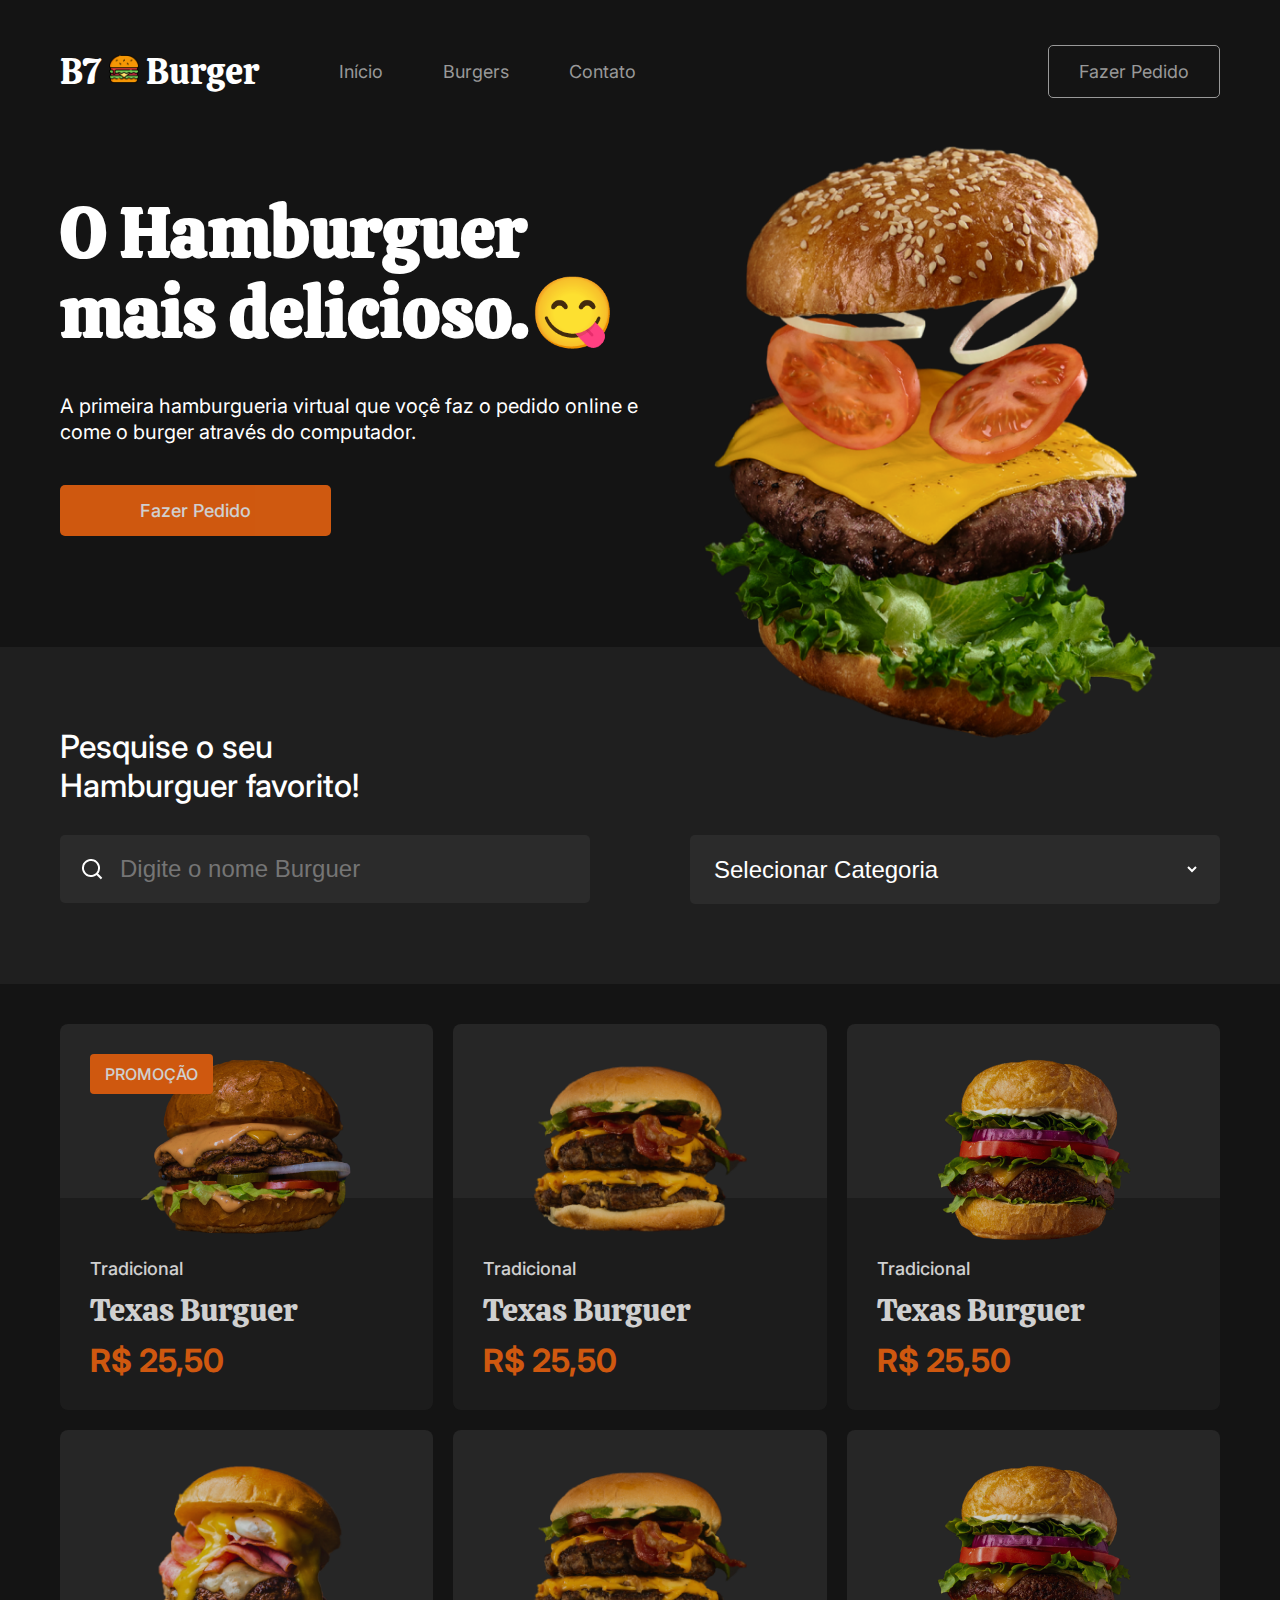
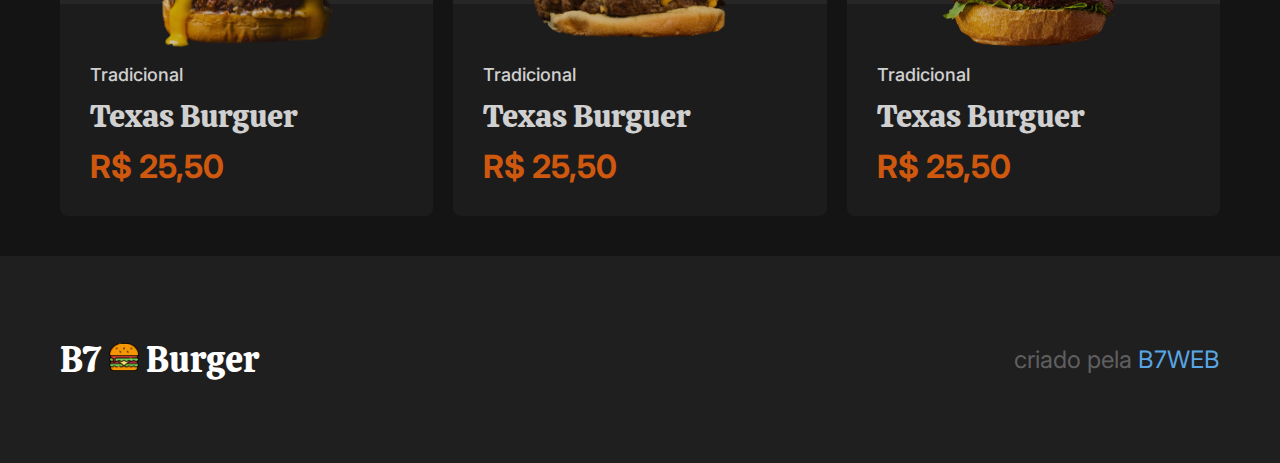
<file: index.html>
<!DOCTYPE html>
<html lang="pt-br">
<head>
    <meta charset="UTF-8">
    <meta name="viewport" content="width=device-width, initial-scale=1.0">   
    <link rel="icon" href="caminho/para/o/seu/favicon.ico" type="image/x-icon">
    <link href='https://unpkg.com/boxicons@2.1.4/css/boxicons.min.css' rel='stylesheet'>
    <link rel="stylesheet" href="assets/css/main.css">
    <title>3mcBurger</title>
</head>
<body>
    <header>
        <div class="container">
            <div class="logo">
                <a href="">
                    B7 <img src="assets/icon-hamburguer.png" alt="icon icon-hamburguer"> Burger 
                </a>
            </div>
            <nav>
                <ul class="leftside">
                    <li><a href="">início</a></li>
                    <li><a href="">burgers</a></li>
                    <li><a href="">contato</a></li>
                </ul>
                <div class="rightside">
                    <a href="" class="btn">fazer pedido</a>
                </div>               
            </nav>
            <div class="menu">
                <div class="menu-icon">
                    <div></div>
                    <div></div>
                    <div></div>
                </div>
            </div>
        </div>
    </header>
    <section class="hero">
        <div class="container">
            <div class="leftside">
                <h1>O Hamburguer mais delicioso.😋</h1>
                <p>A primeira hamburgueria virtual que voçê faz o 
                    pedido online e come o burger através do computador.
                </p>
                <a href="" class="btn">fazer pedido</a>
            </div>
            <div class="rightside">
                <img src="assets/heroBurger.png" alt="Burguer delicioso">
            </div>
        </div>

    </section>
    <section class="search">
        <div class="container">
            <div class="title">
                <h2>Pesquise o seu <br/>
                    Hamburguer favorito!
                </h2>
            </div>
            <div class="sides">
                <div class="leftside">
                    <input type="search" placeholder="Digite o nome Burguer" />
                </div>
                <div class="rightside">
                    <select>
                        <option value="">Selecionar Categoria</option>
                        <option value="burgers">Burgues</option>
                        <option value="pizza">Pizza</option>
                        <option value="vegetariano">Vegetariano</option>
                        <option value="kids">Kids</option>
                    </select>
                </div>
            </div>

        </div>
    </section>
    <main>
        <div class="container">
            <div class="products-grid">
                <a href="" class="product-item">
                    <div class="warning">promoção</div>
                    <div class="photo">
                        <img src="assets/burgers/burger1.png" alt="imagem burger">
                    </div>
                    <div class="info">
                        <div class="product-category">
                            <p>Tradicional</p>
                        </div>
                        <div class="product-name">
                            <h3>texas burguer</h3>
                        </div>
                        <div class="product-price">
                            <p>R$ 25,50</p>
                        </div>
                    </div>
                </a>
                <a href="" class="product-item">                    
                    <div class="photo">
                        <img src="assets/burgers/burger2.png" alt="imagem burger">
                    </div>
                    <div class="info">
                        <div class="product-category">
                            <p>Tradicional</p>
                        </div>
                        <div class="product-name">
                            <h3>texas burguer</h3>
                        </div>
                        <div class="product-price">
                            <p>R$ 25,50</p>
                        </div>
                    </div>
                </a>
                <a href="" class="product-item">
                    
                    <div class="photo">
                        <img src="assets/burgers/burger3.png" alt="imagem burger">
                    </div>
                    <div class="info">
                        <div class="product-category">
                            <p>Tradicional</p>
                        </div>
                        <div class="product-name">
                            <h3>texas burguer</h3>
                        </div>
                        <div class="product-price">
                            <p>R$ 25,50</p>
                        </div>
                    </div>
                </a>
                <a href="" class="product-item">
                    
                    <div class="photo">
                        <img src="assets/burgers/burger4.png" alt="imagem burger">
                    </div>
                    <div class="info">
                        <div class="product-category">
                            <p>Tradicional</p>
                        </div>
                        <div class="product-name">
                            <h3>texas burguer</h3>
                        </div>
                        <div class="product-price">
                            <p>R$ 25,50</p>
                        </div>
                    </div>
                </a>
                <a href="" class="product-item">
                    
                    <div class="photo">
                        <img src="assets/burgers/burger2.png" alt="imagem burger">
                    </div>
                    <div class="info">
                        <div class="product-category">
                            <p>Tradicional</p>
                        </div>
                        <div class="product-name">
                            <h3>texas burguer</h3>
                        </div>
                        <div class="product-price">
                            <p>R$ 25,50</p>
                        </div>
                    </div>
                </a>
                <a href="" class="product-item">
                    
                    <div class="photo">
                        <img src="assets/burgers/burger3.png" alt="imagem burger">
                    </div>
                    <div class="info">
                        <div class="product-category">
                            <p>Tradicional</p>
                        </div>
                        <div class="product-name">
                            <h3>texas burguer</h3>
                        </div>
                        <div class="product-price">
                            <p>R$ 25,50</p>
                        </div>
                    </div>
                </a>
                
            </div>
        </div>
    </main>
    <footer>
        <div class="container">
            <div class="logo">
                <a href="">
                    B7 <img src="assets/icon-hamburguer.png" alt="icon icon-hamburguer"> Burger 
                </a>
            </div>
            <div class="copyrights">
                <p>criado pela <a href="https://www.b7web.com.br">b7web</a></p>
            </div>
        </div>
    </footer>
    
</body>
</html>
</file>
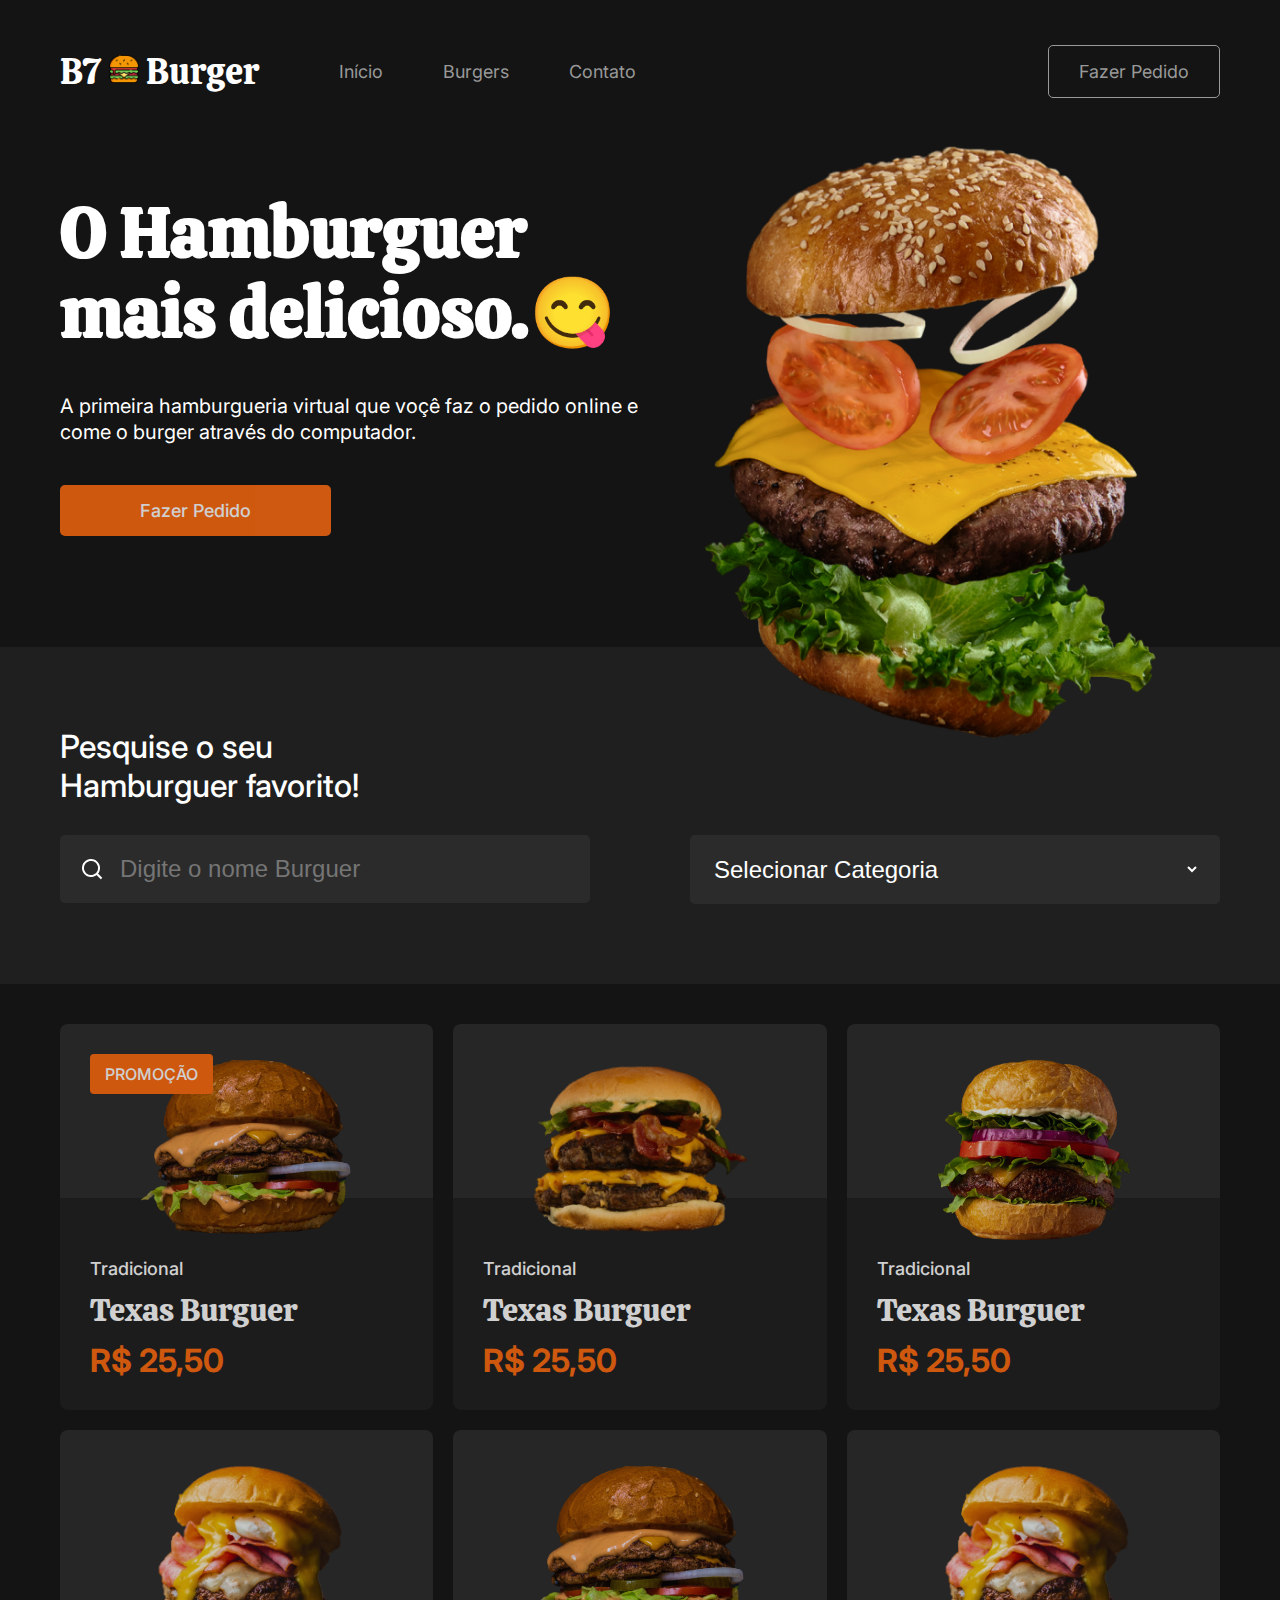
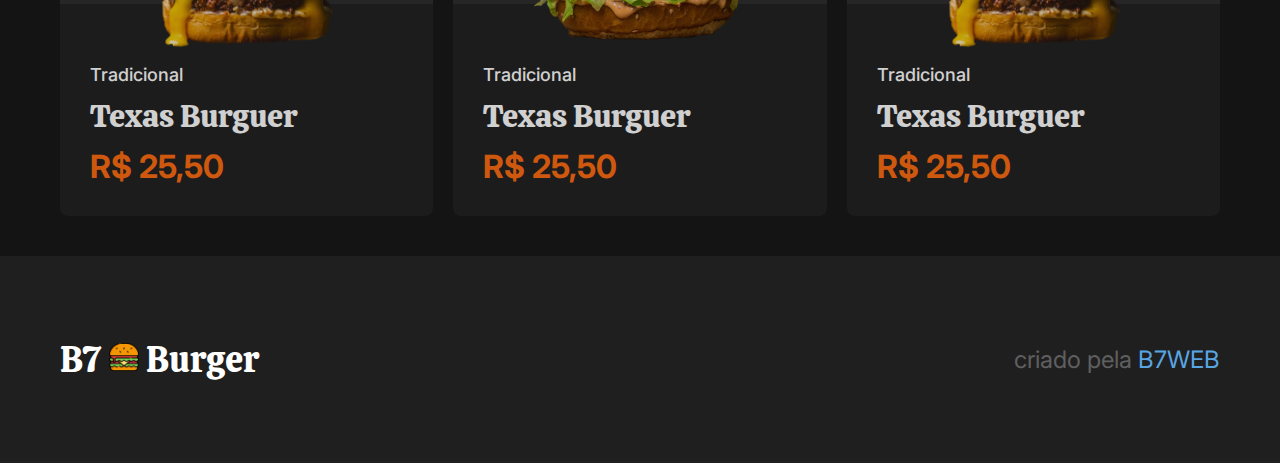
<file: assets/index.html>
<!DOCTYPE html>
<html lang="pt-br">
<head>
    <meta charset="UTF-8">
    <meta name="viewport" content="width=device-width, initial-scale=1.0">   
    <link rel="icon" href="caminho/para/o/seu/favicon.ico" type="image/x-icon">
    <link href='https://unpkg.com/boxicons@2.1.4/css/boxicons.min.css' rel='stylesheet'>
    <link rel="stylesheet" href="./css/main.css">
    <title>3mcBurger</title>
</head>
<body>
    <header>
        <div class="container">
            <div class="logo">
                <a href="">
                    B7 <img src="./icon-hamburguer.png" alt="icon icon-hamburguer"> Burger 
                </a>
            </div>
            <nav>
                <ul class="leftside">
                    <li><a href="">início</a></li>
                    <li><a href="">burgers</a></li>
                    <li><a href="">contato</a></li>
                </ul>
                <div class="rightside">
                    <a href="" class="btn">fazer pedido</a>
                </div>               
            </nav>
            <div class="menu">
                <div class="menu-icon">
                    <div></div>
                    <div></div>
                    <div></div>
                </div>
            </div>
        </div>
    </header>
    <section class="hero">
        <div class="container">
            <div class="leftside">
                <h1>O Hamburguer mais delicioso.😋</h1>
                <p>A primeira hamburgueria virtual que voçê faz o 
                    pedido online e come o burger através do computador.
                </p>
                <a href="" class="btn">fazer pedido</a>
            </div>
            <div class="rightside">
                <img src="./heroBurger.png" alt="Burguer delicioso">
            </div>
        </div>

    </section>
    <section class="search">
        <div class="container">
            <div class="title">
                <h2>Pesquise o seu <br/>
                    Hamburguer favorito!
                </h2>
            </div>
            <div class="sides">
                <div class="leftside">
                    <input type="search" placeholder="Digite o nome Burguer" />
                </div>
                <div class="rightside">
                    <select>
                        <option value="">Selecionar Categoria</option>
                        <option value="burgers">Burgues</option>
                        <option value="pizza">Pizza</option>
                        <option value="vegetariano">Vegetariano</option>
                        <option value="kids">Kids</option>
                    </select>
                </div>
            </div>

        </div>
    </section>
    <main>
        <div class="container">
            <div class="products-grid">
                <a href="" class="product-item">
                    <div class="warning">promoção</div>
                    <div class="photo">
                        <img src="./burgers/burger1.png" alt="imagem burger">
                    </div>
                    <div class="info">
                        <div class="product-category">
                            <p>Tradicional</p>
                        </div>
                        <div class="product-name">
                            <h3>texas burguer</h3>
                        </div>
                        <div class="product-price">
                            <p>R$ 25,50</p>
                        </div>
                    </div>
                </a>
                <a href="" class="product-item">                    
                    <div class="photo">
                        <img src="./burgers/burger2.png" alt="imagem burger">
                    </div>
                    <div class="info">
                        <div class="product-category">
                            <p>Tradicional</p>
                        </div>
                        <div class="product-name">
                            <h3>texas burguer</h3>
                        </div>
                        <div class="product-price">
                            <p>R$ 25,50</p>
                        </div>
                    </div>
                </a>
                <a href="" class="product-item">
                    
                    <div class="photo">
                        <img src="./burgers/burger3.png" alt="imagem burger">
                    </div>
                    <div class="info">
                        <div class="product-category">
                            <p>Tradicional</p>
                        </div>
                        <div class="product-name">
                            <h3>texas burguer</h3>
                        </div>
                        <div class="product-price">
                            <p>R$ 25,50</p>
                        </div>
                    </div>
                </a>
                <a href="" class="product-item">
                    
                    <div class="photo">
                        <img src="./burgers/burger4.png" alt="imagem burger">
                    </div>
                    <div class="info">
                        <div class="product-category">
                            <p>Tradicional</p>
                        </div>
                        <div class="product-name">
                            <h3>texas burguer</h3>
                        </div>
                        <div class="product-price">
                            <p>R$ 25,50</p>
                        </div>
                    </div>
                </a>
                <a href="" class="product-item">
                    
                    <div class="photo">
                        <img src="./burgers/burger1.png" alt="imagem burger">
                    </div>
                    <div class="info">
                        <div class="product-category">
                            <p>Tradicional</p>
                        </div>
                        <div class="product-name">
                            <h3>texas burguer</h3>
                        </div>
                        <div class="product-price">
                            <p>R$ 25,50</p>
                        </div>
                    </div>
                </a>
                <a href="" class="product-item">
                    
                    <div class="photo">
                        <img src="./burgers/burger4.png" alt="imagem burger">
                    </div>
                    <div class="info">
                        <div class="product-category">
                            <p>Tradicional</p>
                        </div>
                        <div class="product-name">
                            <h3>texas burguer</h3>
                        </div>
                        <div class="product-price">
                            <p>R$ 25,50</p>
                        </div>
                    </div>
                </a>
                
            </div>
        </div>
    </main>
    <footer>
        <div class="container">
            <div class="logo">
                <a href="">
                    B7 <img src="./icon-hamburguer.png" alt="icon icon-hamburguer"> Burger 
                </a>
            </div>
            <div class="copyrights">
                <p>criado pela <a href="https://www.b7web.com.br">b7web</a></p>
            </div>
        </div>
    </footer>
    
</body>
</html>
</file>
<file: assets/css/main.css>
@import url('https://fonts.googleapis.com/css2?family=Calistoga&family=Inter:wght@400;500;600;700&display=swap');
*{
    margin: 0;
    padding: 0;
    box-sizing: border-box;
    list-style: none;
}

:root{
    font-size: 62.5%;
    --color-primary:#fff;
    --color-secundary:#999;

    --color-bg-body:#141414;
    --color-bg-search:#1f1f1f;
    --color-bg-btn: #fe6a0f;
    --color-bg-input:#2b2b2b;
}
body{
    font-size: 1.8rem;
    font-family: 'Inter', sans-serif;
    background-color: var(--color-bg-body);
    color: var(--color-primary);
}
.container{
    width: 100%;
    max-width: 120rem;
    margin: auto;
    padding: 0 2rem;
}
/*logo generica*/

.logo a{
    font-family: 'Calistoga', serif;
    font-size: 3.6rem;
    text-decoration: none;
    color: var(--color-primary); 
}
.logo a img{
    height: 3rem;
    max-width: 100%;
}
/*HEADER*/
header .container{
    display: flex;
    align-items: center;
    padding-top: 4.5rem;
    padding-bottom: 4.5rem;
    gap: 5rem;
}
header nav{
    flex: 1;
    display: flex;
    align-items: center;   
}
header nav .leftside{
    display: flex;
    flex: 1;
}
header nav li{
    margin: 0 3rem;
}
header nav li a{
    color: var(--color-secundary);
    text-decoration: none;
    text-transform: capitalize;
    transition: all .3s;
}
header nav li a:hover{
    color: var(--color-primary);
}
header nav .btn{
    text-decoration: none;
    color: var(--color-secundary);
    display: block;
    padding: 1.5rem 3rem;
    border: .1rem solid var(--color-secundary);
    border-radius: .5rem;
    text-transform: capitalize;
    transition: all .3s;
}
header nav .btn:hover{
    color: var(--color-primary);
    border-color: var(--color-primary);
}
header .menu{
    display: none;
    flex: 1;
    justify-content: flex-end;
}
header .menu-icon{
    width: 3.2rem;
    height: 3.2rem;
    display: flex;
    flex-direction: column;
    justify-content: space-between;
    cursor: pointer;
}
header .menu-icon div{   
    height: .6rem;
    border-radius: .3rem;
    background-color: var(--color-primary);
}

/*HERO*/
.hero .container{
    display: flex;
    
}

.hero .leftside,
.hero .rightside{
    flex: 1;
}
.hero .leftside{
    margin-bottom: 15rem;
}
.hero .leftside h1{
    margin-top: 5rem;
    font-family: 'Calistoga', serif;
    font-size: 7rem;
    line-height: 8rem;

}
.hero .leftside p{    
    margin: 4rem 0;
    font-size: 2rem;
    line-height: 2.6rem;
    word-wrap: break-word;

}
.hero .leftside .btn{
    text-decoration: none;
    display: inline-block;
    background-color: var(--color-bg-btn);
    color: var(--color-primary);
    text-transform: capitalize;
    font-weight: 500;
    padding: 1.5rem 8rem;
    border-radius: .5rem;
    transition: all .3s;
    opacity: .8;
}
.hero .leftside .btn:hover{
    opacity: 1;
}

.hero .rightside{
    text-align: center;
}
.hero .rightside img{
    width: auto;
    height: 60rem;
}


/*SEARCH*/
.search{
    background-color: var(--color-bg-search);
    padding: 8rem 0;
    margin-top: -10rem;
}
.search .title h2{
    font-size: 3.2rem;
    font-weight: 500;
}
.search .sides{
    display: flex;
    margin-top: 3rem;
    gap: 10rem;
    
}
.search .sides .leftside,
.search .sides .rightside{
    flex: 1;
}
.search .sides .leftside input,
.search .sides .rightside select{
    width: 100%;
    background-color: var(--color-bg-input);
    color: var(--color-primary);
    font-size: 2.4rem;
    outline: none;
    padding: 2rem;
    border: 0;
    border-radius: .5rem;
   
}
.search .sides .leftside input{
    background-image: url(../searchIcon.png);
    background-repeat: no-repeat;
    background-position: 2rem center;
    padding-left: 6rem;
}
.search .sides .rightside select{
    border-right: 2rem solid transparent;
}
/*
PRODUCTS
*/
 .products-grid{
    display: grid;
    grid-template-columns: repeat(3, 1fr);
    gap: 2rem;
    margin: 4rem 0;
}
.product-item{
    display: block;
    border-radius: .8rem;
    overflow: hidden;
    text-decoration: none;
    transition: all .3s;
    opacity: .8;
    position: relative;    
}
.product-item:hover{
    opacity: 1;
}
.product-item .warning{
    position: absolute;
    top: 3rem;
    left: 3rem;
    background-color: var(--color-bg-btn);
    color: var(--color-primary);
    text-transform: uppercase;
    font-size: 1.6rem;
    font-weight: 500;
    padding: 1rem 1.5rem;
    border-radius: .4rem;

}
.product-item .photo{
   text-align: center;
   background-color: var(--color-bg-input);
   padding-top: 3rem;
}
.product-item .photo img{
    max-width: 100%;
}
.product-item .info{
    background-color: var(--color-bg-search);
    padding: 6rem 3rem 3rem 3rem;
    margin-top: -5rem;
}
.product-item .product-category p{
    color: var(--color-primary);
    font-size: 1.8rem;
    font-weight: 500;

}
.product-item .product-name h3{
    font-size: 3.2rem;
    font-family: 'Calistoga', serif;
    color: var(--color-primary);
    text-transform: capitalize;
    font-weight: normal;
    margin: 1rem 0;
    

}
.product-item .product-price p{
    font-size: 3.2rem;
    font-weight: bold;
    color: var(--color-bg-btn);

}
/*FOOTER*/
footer{
    background-color: #1f1f1f;    
}
footer .container{
    padding-top: 8rem;
    padding-bottom: 8rem;
    display: flex;
    align-items: center;
    justify-content: space-between;
}
.copyrights p{
    text-transform:lowercase;
    color: #5f5f5f;
    font-size: 2.4rem;

}
.copyrights p a{
    text-decoration: none;
    color: #59a5e4;
    text-transform: uppercase;
}
.copyrights p a:hover{
    text-decoration: underline;
}
/*MEDIA QUERY */

@media (max-width: 820px) {
    /*HEADER*/
    header nav{
        display: none;
    }
    header .menu{
        display: flex;
    }

    /*HERO*/
    .hero .container{
        flex-direction: column;        
    }
    .hero .leftside{
        text-align: center;
        margin-bottom: 4rem;
        
    }
    .hero .leftside h1{
        font-size: 4.4rem;
        line-height: 5rem;
    }
    
    .hero .rightside{
        margin-bottom: 3rem;
    }
    .hero .rightside img{
        height: 30rem;
    }
    /*SEARCH*/
    .search{
        padding-top: 3rem;
    }
    .search .title h2{
        margin-top: 7rem;        
        font-size: 2.5rem;        
        text-align: center;
    }
    .search .sides{
        flex-direction: column;
        gap: 3rem;
    }
    /*PRODUCTS*/
    .products-grid{
        grid-template-columns: repeat(2, 1fr);
    }
    /*FOOTER*/
    footer .container{
        flex-direction: column;
        gap: 2rem;
    }
}
@media (max-width: 500px){
    .products-grid{
        grid-template-columns: 1fr;
    }
}
</file>
